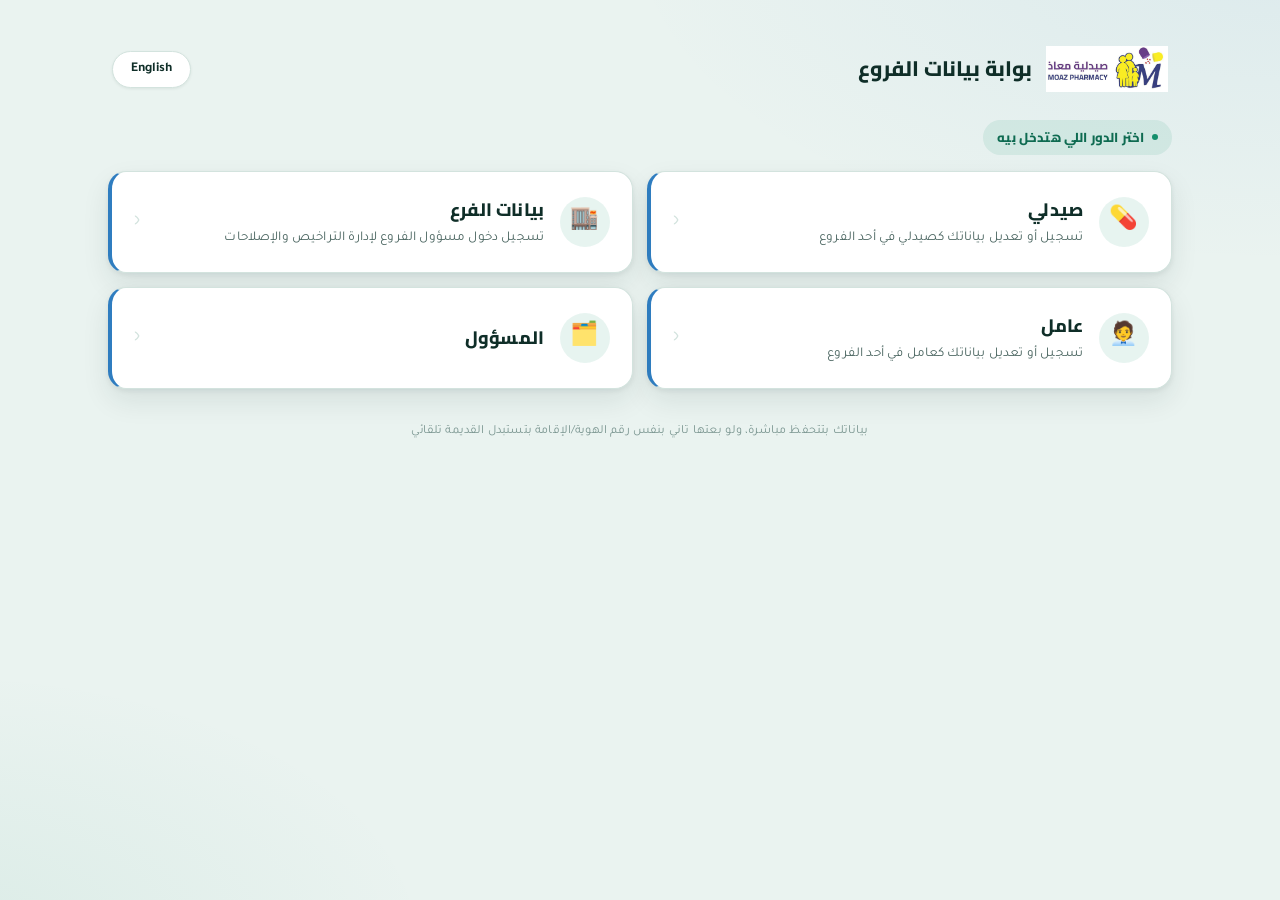
<file: index.html>
<!DOCTYPE html>
<html lang="ar" dir="rtl">
<head>
<meta charset="UTF-8">
<meta name="viewport" content="width=device-width, initial-scale=1.0">
<title data-i18n="title_index">بوابة بيانات الفروع — صيدلية معاذ</title>
<link rel="icon" type="image/png" href="favicon.png">
<link rel="stylesheet" href="styles.css">
</head>
<body>
<div class="wrap">

  <div class="topbar">
    <img src="logo.jpg" alt="Moaz Pharmacy" class="logo-img">
    <div class="titles">
      <h1 class="page-title" data-i18n="portalTitle">بوابة بيانات الفروع</h1>
    </div>
    <button class="lang-toggle" id="langToggle">English</button>
  </div>

  <div class="eyebrow" data-i18n="chooseRole">اختر الدور اللي هتدخل بيه</div>

  <div class="role-grid">
    <a class="role-card" href="pharmacist.html">
      <div class="icon">💊</div>
      <div>
        <div class="role-title" data-i18n="roleTitle_pharmacist">صيدلي</div>
        <div class="role-desc" data-i18n="roleDesc_pharmacist">تسجيل أو تعديل بياناتك كصيدلي في أحد الفروع</div>
      </div>
      <div class="arrow" data-i18n="roleArrow">‹</div>
    </a>

    <a class="role-card" href="branch.html">
      <div class="icon">🏬</div>
      <div>
        <div class="role-title" data-i18n="roleTitle_branch">بيانات الفرع</div>
        <div class="role-desc" data-i18n="roleDesc_branch">تسجيل دخول مسؤول الفروع لإدارة التراخيص والإصلاحات</div>
      </div>
      <div class="arrow" data-i18n="roleArrow">‹</div>
    </a>

    <a class="role-card" href="worker.html">
      <div class="icon">🧑‍💼</div>
      <div>
        <div class="role-title" data-i18n="roleTitle_worker">عامل</div>
        <div class="role-desc" data-i18n="roleDesc_worker">تسجيل أو تعديل بياناتك كعامل في أحد الفروع</div>
      </div>
      <div class="arrow" data-i18n="roleArrow">‹</div>
    </a>

    <a class="role-card" href="admin.html">
      <div class="icon">🗂️</div>
      <div>
        <div class="role-title" data-i18n="roleTitle_admin">المسؤول</div>
      </div>
      <div class="arrow" data-i18n="roleArrow">‹</div>
    </a>
  </div>

  <div class="footer-note" data-i18n="footerNote">بياناتك بتتحفظ مباشرة، ولو بعتها تاني بنفس رقم الهوية/الإقامة بتستبدل القديمة تلقائي</div>
</div>

<script type="module">
import { initLangToggle } from "./i18n.js";
initLangToggle();
</script>
</body>
</html>
</file>
<file: styles.css>
/* ===========================================================
   بوابة بيانات فروع صيدلية معاذ — نظام التصميم
   طابع: عيادة حديثة — أخضر دوائي + أزرق سريري، ملموس بعمق وظلال
   الخط: Cairo للعناوين (هوية) + Tajawal للنصوص والبيانات (وضوح قراءة)
   العنصر المميز: شريط حالة ملوّن على جانب كل بطاقة/صف
   =========================================================== */

@import url('https://fonts.googleapis.com/css2?family=Cairo:wght@700;800;900&family=Tajawal:wght@400;500;700;800&display=swap');

:root{
  --ink:        #0F2E28;
  --ink-soft:   #4A6560;
  --bg:         #EAF3F0;
  --card:       #FFFFFF;
  --line:       #D3E3DE;

  --amber:      #148F6C;
  --amber-dark: #0E6B51;
  --teal:       #2F7DC0;
  --teal-dark:  #21609A;
  --danger:     #D6483A;
  --ok:         #148F6C;

  --radius-card: 18px;
  --radius-capsule: 999px;
  --shadow: 0 2px 5px rgba(15,46,40,0.07), 0 12px 28px rgba(15,46,40,0.09);
  --shadow-sm: 0 1px 3px rgba(15,46,40,0.08);
}

*{ box-sizing: border-box; }
html{ scroll-behavior: smooth; }

body{
  margin:0;
  min-height:100vh;
  background:
    radial-gradient(1100px 560px at 100% -8%, rgba(47,125,192,0.08), transparent 60%),
    radial-gradient(900px 500px at -5% 105%, rgba(20,143,108,0.07), transparent 55%),
    var(--bg);
  color: var(--ink);
  font-family: 'Tajawal', sans-serif;
  direction: rtl;
  font-size: 16px;
  line-height: 1.75;
  letter-spacing: 0.01em;
}

h1, h2, h3, .display{
  font-family: 'Cairo', sans-serif;
  color: var(--ink);
  margin: 0;
  letter-spacing: 0;
}

a{ color: var(--teal); }

.wrap{
  max-width: 780px;
  margin: 0 auto;
  padding: 28px 18px 64px;
}
@media (min-width: 900px){
  .wrap{ max-width: min(1100px, 92vw); }
}

.topbar{
  display:flex; align-items:center; gap:14px;
  padding: 18px 4px 28px;
  flex-wrap: wrap;
}
.cap-badge{
  width:44px; height:44px; border-radius: 12px 12px 4px 4px;
  background: linear-gradient(180deg, var(--amber), var(--amber-dark));
  box-shadow: var(--shadow-sm);
  display:flex; align-items:center; justify-content:center;
  color:#fff; font-family:'Cairo',sans-serif; font-weight:800; font-size:18px;
  flex-shrink:0;
}
.logo-img{
  height: 46px;
  width: auto;
  flex-shrink: 0;
  object-fit: contain;
}
.topbar .titles{ display:flex; flex-direction:column; gap:3px; }
.topbar .brand{ font-size:13px; color: var(--ink-soft); letter-spacing:.02em; }
.topbar .page-title{ font-size:21px; font-weight:800; }

.lang-toggle{
  margin-inline-start: auto;
  background: var(--card); border: 1.5px solid var(--line);
  color: var(--ink); font-family:'Tajawal', sans-serif;
  font-size: 13.5px; font-weight:700; cursor:pointer;
  padding: 9px 18px; border-radius: var(--radius-capsule);
  flex-shrink:0;
  box-shadow: var(--shadow-sm);
}
.lang-toggle:hover{ border-color: var(--teal); color: var(--teal-dark); }

.login-badge{
  display: inline-flex; align-items:center; gap:8px;
  background: rgba(20,143,108,0.1); color: var(--amber-dark);
  font-size: 13px; font-weight:700;
  padding: 8px 16px; border-radius: var(--radius-capsule);
  white-space: nowrap;
  border: 1px solid rgba(20,143,108,0.18);
}
.login-badge .dot{
  width:7px; height:7px; border-radius:50%; background: var(--amber); flex-shrink:0;
  box-shadow: 0 0 0 3px rgba(20,143,108,0.18);
}

.card{
  background: var(--card);
  border: 1px solid var(--line);
  border-inline-end: 4px solid var(--amber);
  border-radius: var(--radius-card);
  box-shadow: var(--shadow);
  padding: 26px;
  margin-bottom: 18px;
}

.eyebrow{
  display:inline-flex; align-items:center; gap:8px;
  font-size:13px; color: var(--amber-dark); font-weight:800;
  background: rgba(20,143,108,0.1);
  padding: 6px 14px; border-radius: var(--radius-capsule);
  margin-bottom: 16px;
  font-family: 'Cairo', sans-serif;
}
.eyebrow::before{ content:''; width:6px; height:6px; border-radius:50%; background: var(--amber); }

.role-grid{ display:grid; gap:14px; }
@media (min-width: 700px){
  .role-grid{ grid-template-columns: 1fr 1fr; }
}
.role-card{
  display:flex; align-items:center; gap:16px;
  background: var(--card);
  border: 1px solid var(--line);
  border-inline-end: 4px solid var(--teal);
  border-radius: var(--radius-card);
  padding: 22px;
  text-decoration:none;
  box-shadow: var(--shadow);
  transition: transform .15s ease, border-color .15s ease;
}
.role-card:hover{ transform: translateY(-2px); border-inline-end-color: var(--amber); }
.role-card .icon{
  width:50px; height:50px; border-radius: var(--radius-capsule);
  background: rgba(20,143,108,0.1); color: var(--amber-dark);
  display:flex; align-items:center; justify-content:center;
  font-size:23px; flex-shrink:0;
}
.role-card .role-title{ font-family:'Cairo',sans-serif; font-weight:800; font-size:18px; color: var(--ink); }
.role-card .role-desc{ font-size:13.5px; color: var(--ink-soft); margin-top:3px; line-height:1.6; }
.role-card .arrow{ margin-inline-start:auto; color: var(--line); font-size:22px; }

label{
  display:block; font-size:14px; font-weight:700; color: var(--ink-soft);
  margin: 18px 0 7px;
}
label:first-of-type{ margin-top:0; }
input[type=text], input[type=tel], input[type=date], select{
  width:100%;
  padding: 13px 15px;
  border: 1.5px solid var(--line);
  border-radius: 11px;
  background: #F7FBFA;
  font-family: 'Tajawal', sans-serif;
  font-size: 15.5px;
  color: var(--ink);
  outline:none;
  transition: border-color .15s ease, background .15s ease, box-shadow .15s ease;
}
input[type=date]{
  direction: ltr;
  text-align: right;
}
input:focus, select:focus{
  border-color: var(--amber);
  background:#fff;
  box-shadow: 0 0 0 3px rgba(20,143,108,0.15);
}
.field-error{
  border-color: var(--danger) !important;
  background: rgba(214,72,58,0.05) !important;
  box-shadow: 0 0 0 3px rgba(214,72,58,0.1) !important;
}
.bool-select.is-no{
  border-color: var(--danger) !important;
  background: rgba(214,72,58,0.06) !important;
  color: var(--danger);
  font-weight: 700;
}
.hint{ font-size:12.5px; color:#6E8983; margin-top:6px; line-height:1.6; }
.field-row{ display:grid; grid-template-columns: 1fr 1fr; gap:14px; }
@media (max-width:520px){ .field-row{ grid-template-columns: 1fr; } }

.btn{
  display:inline-flex; align-items:center; justify-content:center; gap:8px;
  border:none; cursor:pointer;
  border-radius: var(--radius-capsule);
  padding: 14px 28px;
  font-family:'Tajawal', sans-serif;
  font-weight:700; font-size:15.5px;
  transition: transform .12s ease, box-shadow .12s ease, opacity .12s ease;
}
.btn:active{ transform: scale(.98); }
.btn-primary{ background: linear-gradient(180deg, var(--amber), var(--amber-dark)); color:#fff; box-shadow: 0 6px 16px rgba(20,143,108,0.32); }
.btn-primary:hover{ box-shadow: 0 8px 20px rgba(20,143,108,0.4); }
.btn-ghost{ background: transparent; color: var(--teal-dark); border:1.5px solid var(--line); }
.btn-ghost:hover{ border-color: var(--teal); background: rgba(47,125,192,0.06); }
.btn-block{ width:100%; }
.btn[disabled]{ opacity:.55; cursor:not-allowed; }

.actions{ display:flex; gap:10px; margin-top:24px; flex-wrap:wrap; }

.msg{
  margin-top:14px; padding: 13px 16px; border-radius:11px; font-size:14.5px; display:none;
  font-weight: 600;
}
.msg.show{ display:block; }
.msg.ok{ background: rgba(20,143,108,0.1); color: var(--amber-dark); }
.msg.err{ background: rgba(214,72,58,0.1); color: var(--danger); }

.back-link{
  display:inline-flex; align-items:center; gap:6px;
  color: var(--ink-soft); text-decoration:none; font-size:14px; font-weight:600; margin-bottom:18px;
}
.back-link:hover{ color: var(--amber-dark); }

.branch-chip{
  display:inline-flex; align-items:center; gap:6px;
  background: var(--ink); color:#fff;
  font-family:'Cairo',sans-serif; font-weight:700; font-size:12.5px;
  padding: 4px 12px 4px 6px; border-radius: var(--radius-capsule);
}
.branch-chip .dot{
  width:20px; height:20px; border-radius:50%;
  background: var(--amber); display:flex; align-items:center; justify-content:center;
  font-size:11px; color:#fff;
}

.tabs{ display:flex; gap:8px; margin-bottom:20px; flex-wrap:wrap; }
.tab{
  padding:10px 20px; border-radius: var(--radius-capsule);
  background: var(--card); border:1.5px solid var(--line);
  cursor:pointer; font-size:14.5px; font-weight:700; color: var(--ink-soft);
  font-family: 'Cairo', sans-serif;
}
.tab.active{ background: var(--amber); border-color: var(--amber); color:#fff; box-shadow: 0 4px 12px rgba(20,143,108,0.3); }

.toolbar{ display:flex; gap:10px; margin-bottom:16px; flex-wrap:wrap; align-items:center; }

.month-picker{
  display:inline-flex; align-items:center; gap:8px;
  background: var(--card); border:1.5px solid var(--line);
  border-radius: var(--radius-capsule);
  padding: 6px 8px 6px 16px;
  margin-bottom: 14px;
  box-shadow: var(--shadow-sm);
  width: fit-content;
}
.month-picker-icon{ font-size: 15px; flex-shrink:0; }
.month-picker select{
  border:none; background: transparent; padding: 7px 10px;
  font-family:'Cairo', sans-serif; font-weight:700; font-size:14px;
  color: var(--ink); cursor:pointer; width:auto;
}
.month-picker select:focus{ box-shadow:none; background: rgba(20,143,108,0.08); border-radius: var(--radius-capsule); }
.month-picker select:first-of-type{ border-inline-end: 1.5px solid var(--line); border-radius:0; }
.toolbar input[type=text]{ flex:1; min-width:160px; }

table{ width:100%; border-collapse: collapse; font-size:14.5px; }
thead th{
  text-align:start; padding:13px 16px; background: var(--ink); color:#fff;
  font-family:'Cairo',sans-serif; font-weight:700; font-size:13px;
  position:sticky; top:0;
}
thead th:first-child{ border-radius:10px 0 0 0; }
thead th:last-child{ border-radius:0 10px 0 0; }
tbody tr:nth-child(even){ background: rgba(20,143,108,0.035); }
tbody td{ padding:13px 16px; border-bottom:1px solid var(--line); color: var(--ink); }
tbody tr:hover{ background: rgba(47,125,192,0.06); }
.table-scroll{ overflow-x:auto; border-radius:12px; border:1px solid var(--line); box-shadow: var(--shadow-sm); }

@media (max-width: 700px){
  .table-scroll{ border:none; box-shadow:none; overflow-x:visible; }
  table, thead, tbody{ display:block; width:100%; }
  thead{ position:absolute; width:1px; height:1px; overflow:hidden; clip:rect(0 0 0 0); }
  tbody tr{
    display:block;
    background: var(--card);
    border:1px solid var(--line);
    border-inline-start: 4px solid var(--teal);
    border-radius: 14px;
    margin-bottom: 12px;
    box-shadow: var(--shadow-sm);
    overflow:hidden;
  }
  tbody tr:nth-child(even){ background: var(--card); }
  tbody td{
    display:flex;
    justify-content: space-between;
    align-items:center;
    gap: 14px;
    padding: 12px 16px;
    border-bottom: 1px solid var(--line);
    text-align: end;
  }
  tbody td:last-child{ border-bottom:none; }
  tbody td::before{
    content: attr(data-label);
    font-family: 'Cairo', sans-serif;
    font-weight:700;
    color: var(--ink-soft);
    font-size: 12px;
    flex-shrink:0;
    text-align: start;
  }
  tbody td:not([data-label])::before{ content: none; }
}

.empty-state{ text-align:center; padding: 44px 20px; color: var(--ink-soft); }
.empty-state .icon{ font-size:36px; margin-bottom:12px; }

.stat-row{ display:flex; gap:12px; margin-bottom:20px; flex-wrap:wrap; }
.stat{
  flex:1; min-width:130px; background: var(--card); border:1px solid var(--line);
  border-inline-end: 3px solid var(--teal);
  border-radius:14px; padding:16px 18px;
  box-shadow: var(--shadow-sm);
}
.stat .num{ font-family:'Cairo',sans-serif; font-weight:800; font-size:26px; color: var(--ink); }
.stat .lbl{ font-size:12.5px; color: var(--ink-soft); margin-top:3px; font-weight:600; }

.footer-note{ text-align:center; font-size:12.5px; color:#7B9691; margin-top:32px; line-height:1.7; }

.hijri-helper-wrap{ margin-bottom:6px; }
.hijri-toggle-btn{ font-family:'Tajawal',sans-serif; }
.hijri-inline{ border-inline-end-color: var(--teal) !important; }
</file>
